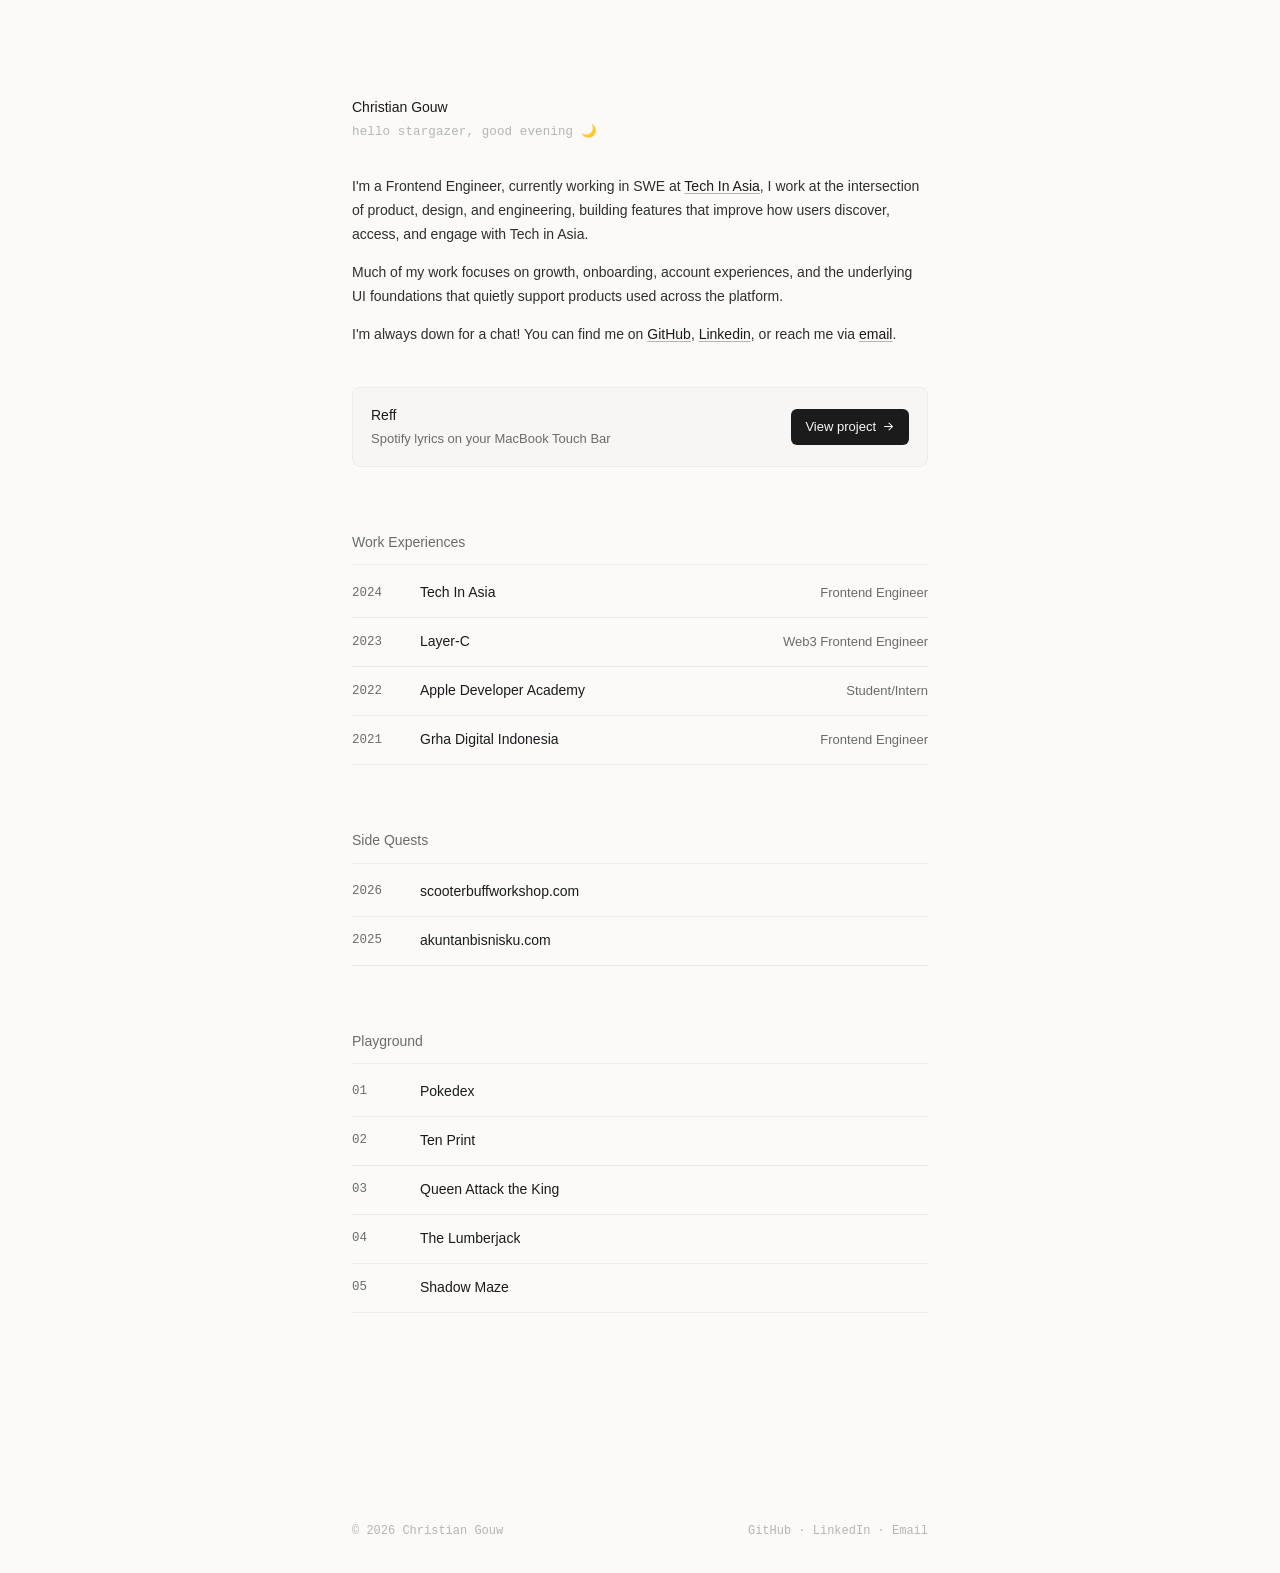
<file: index.html>
<!doctype html>
<html lang="en">
  <head>
    <meta charset="UTF-8" />
    <meta name="viewport" content="width=device-width, initial-scale=1.0" />
    <title>Christian Gouw — Frontend Engineer Portfolio</title>
    <meta
      name="description"
      content="Portfolio of Christian Gouw, a Frontend Engineer at Tech In Asia. Explore his work experience, side projects, and playground experiments."
    />
    <meta name="robots" content="index, follow" />
    <link rel="canonical" href="https://cehaaa.github.io/" />

    <link rel="icon" href="/favicon.ico" sizes="any" />
    <link
      rel="icon"
      type="image/png"
      sizes="32x32"
      href="/assets/images/favicon-32.png"
    />
    <link rel="apple-touch-icon" href="/assets/images/apple-touch-icon.png" />
    <link rel="manifest" href="/site.webmanifest" />
    <meta name="theme-color" content="#fbfaf8" />

    <meta property="og:type" content="website" />
    <meta property="og:url" content="https://cehaaa.github.io/" />
    <meta
      property="og:title"
      content="Christian Gouw — Frontend Engineer Portfolio"
    />
    <meta
      property="og:description"
      content="Portfolio of Christian Gouw, a Frontend Engineer at Tech In Asia. Explore his work experience, side projects, and playground experiments."
    />
    <meta
      property="og:image"
      content="https://cehaaa.github.io/assets/images/og-image.png"
    />
    <meta property="og:image:width" content="1200" />
    <meta property="og:image:height" content="630" />
    <meta name="twitter:card" content="summary_large_image" />
    <meta
      name="twitter:title"
      content="Christian Gouw — Frontend Engineer Portfolio"
    />
    <meta
      name="twitter:description"
      content="Portfolio of Christian Gouw, a Frontend Engineer at Tech In Asia. Explore his work experience, side projects, and playground experiments."
    />
    <meta
      name="twitter:image"
      content="https://cehaaa.github.io/assets/images/og-image.png"
    />

    <link rel="preconnect" href="https://api.fontshare.com" />
    <link rel="preconnect" href="https://fonts.googleapis.com" />
    <link rel="preconnect" href="https://fonts.gstatic.com" crossorigin />
    <link
      rel="preload"
      as="style"
      href="https://api.fontshare.com/v2/css?f[]=switzer@400,500,600&display=swap"
    />
    <link
      rel="preload"
      as="style"
      href="https://fonts.googleapis.com/css2?family=JetBrains+Mono:wght@400;500&display=swap"
    />
    <noscript>
      <link
        rel="stylesheet"
        href="https://api.fontshare.com/v2/css?f[]=switzer@400,500,600&display=swap"
      />
      <link
        rel="stylesheet"
        href="https://fonts.googleapis.com/css2?family=JetBrains+Mono:wght@400;500&display=swap"
      />
    </noscript>
    <link rel="stylesheet" href="assets/css/style.css" />

    <!-- google tag (ga.js) -->
    <script
      async
      src="https://www.googletagmanager.com/gtag/js?id=G-DT6Z4EZ3HE"
    ></script>
    <script src="./assets/js/ga.js" defer></script>
  </head>
  <body>
    <main>
      <div class="fade-in">
        <header>
          <div class="container intro">
            <h1 class="name">Christian Gouw</h1>
            <p class="updated" id="greeting"></p>
          </div>
        </header>

        <section>
          <div class="container bio">
            <p>
              I'm a Frontend Engineer, currently working in SWE at
              <a
                href="https://techinasia.com"
                target="_blank"
                rel="noopener noreferrer"
                >Tech In Asia</a
              >, I work at the intersection of product, design, and engineering,
              building features that improve how users discover, access, and
              engage with Tech in Asia.
            </p>
            <p>
              Much of my work focuses on growth, onboarding, account
              experiences, and the underlying UI foundations that quietly
              support products used across the platform.
            </p>
            <p>
              I'm always down for a chat! You can find me on
              <a
                href="https://github.com/cehaaa"
                target="_blank"
                rel="noopener noreferrer"
                >GitHub</a
              >,
              <a
                href="https://linkedin.com/in/christianchristiann"
                target="_blank"
                rel="noopener noreferrer"
                >Linkedin</a
              >, or reach me via
              <a href="mailto:christiangouw168@gmail.com">email</a>.
            </p>
          </div>
        </section>

        <section>
          <div class="container">
            <a class="app-card" href="reff/index.html">
              <span class="app-card-body">
                <span class="app-card-title">Reff</span>
                <span class="app-card-desc"
                  >Spotify lyrics on your MacBook Touch Bar</span
                >
              </span>
              <span class="app-card-cta">
                View project
                <svg
                  xmlns="http://www.w3.org/2000/svg"
                  viewBox="0 0 20 20"
                  fill="currentColor"
                  aria-hidden="true"
                >
                  <path
                    fill-rule="evenodd"
                    d="M3 10a.75.75 0 0 1 .75-.75h10.638L10.23 5.29a.75.75 0 1 1 1.04-1.08l5.5 5.25a.75.75 0 0 1 0 1.08l-5.5 5.25a.75.75 0 1 1-1.04-1.08l4.158-3.96H3.75A.75.75 0 0 1 3 10Z"
                    clip-rule="evenodd"
                  />
                </svg>
              </span>
            </a>
          </div>
        </section>

        <section id="experience">
          <div class="container list-section">
            <header class="list-header">
              <h2>Work Experiences</h2>
            </header>

            <ul class="entry-list entry-list-group">
              <li class="entry">
                <div class="entry-wrapper">
                  <span class="entry-meta">2024</span>
                  <span class="entry-main">
                    <span class="entry-label">Tech In Asia</span>
                  </span>
                  <span class="entry-detail">Frontend Engineer</span>
                </div>
              </li>
              <li class="entry">
                <div class="entry-wrapper">
                  <span class="entry-meta">2023</span>
                  <span class="entry-main">
                    <span class="entry-label">Layer-C</span>
                  </span>
                  <span class="entry-detail">Web3 Frontend Engineer</span>
                </div>
              </li>
              <li class="entry">
                <div class="entry-wrapper">
                  <span class="entry-meta">2022</span>
                  <span class="entry-main">
                    <span class="entry-label">Apple Developer Academy</span>
                  </span>
                  <span class="entry-detail">Student/Intern</span>
                </div>
              </li>
              <li class="entry">
                <div class="entry-wrapper">
                  <span class="entry-meta">2021</span>
                  <span class="entry-main">
                    <span class="entry-label">Grha Digital Indonesia</span>
                  </span>
                  <span class="entry-detail">Frontend Engineer</span>
                </div>
              </li>
            </ul>
          </div>
        </section>

        <section id="side-quests">
          <div class="container list-section">
            <header class="list-header">
              <h2>Side Quests</h2>
            </header>

            <ul class="entry-list entry-list-group">
              <li class="entry">
                <a
                  href="https://scooterbuffworkshop.com"
                  class="entry-wrapper"
                  target="_blank"
                  rel="noopener noreferrer"
                >
                  <span class="entry-meta">2026</span>
                  <span class="entry-main">
                    <span class="entry-label">scooterbuffworkshop.com</span>
                  </span>
                  <span class="entry-detail">
                    <svg
                      xmlns="http://www.w3.org/2000/svg"
                      viewBox="0 0 20 20"
                      fill="currentColor"
                      class="size-5"
                    >
                      <path
                        fill-rule="evenodd"
                        d="M3 10a.75.75 0 0 1 .75-.75h10.638L10.23 5.29a.75.75 0 1 1 1.04-1.08l5.5 5.25a.75.75 0 0 1 0 1.08l-5.5 5.25a.75.75 0 1 1-1.04-1.08l4.158-3.96H3.75A.75.75 0 0 1 3 10Z"
                        clip-rule="evenodd"
                      />
                    </svg>
                  </span>
                </a>
              </li>
              <li class="entry">
                <a
                  href="https://akuntanbisnisku.com"
                  class="entry-wrapper"
                  target="_blank"
                  rel="noopener noreferrer"
                >
                  <span class="entry-meta">2025</span>
                  <span class="entry-main">
                    <span class="entry-label">akuntanbisnisku.com</span>
                  </span>
                  <span class="entry-detail">
                    <svg
                      xmlns="http://www.w3.org/2000/svg"
                      viewBox="0 0 20 20"
                      fill="currentColor"
                      class="size-5"
                    >
                      <path
                        fill-rule="evenodd"
                        d="M3 10a.75.75 0 0 1 .75-.75h10.638L10.23 5.29a.75.75 0 1 1 1.04-1.08l5.5 5.25a.75.75 0 0 1 0 1.08l-5.5 5.25a.75.75 0 1 1-1.04-1.08l4.158-3.96H3.75A.75.75 0 0 1 3 10Z"
                        clip-rule="evenodd"
                      />
                    </svg>
                  </span>
                </a>
              </li>
            </ul>
          </div>
        </section>

        <section id="playground">
          <div class="container list-section">
            <header class="list-header">
              <h2>Playground</h2>
            </header>

            <ul class="entry-list entry-list-group">
              <li class="entry">
                <a
                  href="https://pokedex-mu-hazel.vercel.app/"
                  class="entry-wrapper"
                  target="_blank"
                  rel="noopener noreferrer"
                >
                  <span class="entry-meta">01</span>
                  <span class="entry-main">
                    <span class="entry-label">Pokedex</span>
                  </span>
                  <span class="entry-detail">
                    <svg
                      xmlns="http://www.w3.org/2000/svg"
                      viewBox="0 0 20 20"
                      fill="currentColor"
                      class="size-5"
                    >
                      <path
                        fill-rule="evenodd"
                        d="M3 10a.75.75 0 0 1 .75-.75h10.638L10.23 5.29a.75.75 0 1 1 1.04-1.08l5.5 5.25a.75.75 0 0 1 0 1.08l-5.5 5.25a.75.75 0 1 1-1.04-1.08l4.158-3.96H3.75A.75.75 0 0 1 3 10Z"
                        clip-rule="evenodd"
                      />
                    </svg>
                  </span>
                </a>
              </li>
              <li class="entry">
                <a
                  href="https://ten-print.vercel.app/"
                  class="entry-wrapper"
                  target="_blank"
                  rel="noopener noreferrer"
                >
                  <span class="entry-meta">02</span>
                  <span class="entry-main">
                    <span class="entry-label">Ten Print</span>
                  </span>
                  <span class="entry-detail">
                    <svg
                      xmlns="http://www.w3.org/2000/svg"
                      viewBox="0 0 20 20"
                      fill="currentColor"
                      class="size-5"
                    >
                      <path
                        fill-rule="evenodd"
                        d="M3 10a.75.75 0 0 1 .75-.75h10.638L10.23 5.29a.75.75 0 1 1 1.04-1.08l5.5 5.25a.75.75 0 0 1 0 1.08l-5.5 5.25a.75.75 0 1 1-1.04-1.08l4.158-3.96H3.75A.75.75 0 0 1 3 10Z"
                        clip-rule="evenodd"
                      />
                    </svg>
                  </span>
                </a>
              </li>
              <li class="entry">
                <a
                  href="https://queen-attack-the-king.vercel.app/"
                  class="entry-wrapper"
                  target="_blank"
                  rel="noopener noreferrer"
                >
                  <span class="entry-meta">03</span>
                  <span class="entry-main">
                    <span class="entry-label">Queen Attack the King</span>
                  </span>
                  <span class="entry-detail">
                    <svg
                      xmlns="http://www.w3.org/2000/svg"
                      viewBox="0 0 20 20"
                      fill="currentColor"
                      class="size-5"
                    >
                      <path
                        fill-rule="evenodd"
                        d="M3 10a.75.75 0 0 1 .75-.75h10.638L10.23 5.29a.75.75 0 1 1 1.04-1.08l5.5 5.25a.75.75 0 0 1 0 1.08l-5.5 5.25a.75.75 0 1 1-1.04-1.08l4.158-3.96H3.75A.75.75 0 0 1 3 10Z"
                        clip-rule="evenodd"
                      />
                    </svg>
                  </span>
                </a>
              </li>
              <li class="entry">
                <a
                  href="https://the-lumberjack.vercel.app/"
                  class="entry-wrapper"
                  target="_blank"
                  rel="noopener noreferrer"
                >
                  <span class="entry-meta">04</span>
                  <span class="entry-main">
                    <span class="entry-label">The Lumberjack</span>
                  </span>
                  <span class="entry-detail">
                    <svg
                      xmlns="http://www.w3.org/2000/svg"
                      viewBox="0 0 20 20"
                      fill="currentColor"
                      class="size-5"
                    >
                      <path
                        fill-rule="evenodd"
                        d="M3 10a.75.75 0 0 1 .75-.75h10.638L10.23 5.29a.75.75 0 1 1 1.04-1.08l5.5 5.25a.75.75 0 0 1 0 1.08l-5.5 5.25a.75.75 0 1 1-1.04-1.08l4.158-3.96H3.75A.75.75 0 0 1 3 10Z"
                        clip-rule="evenodd"
                      />
                    </svg>
                  </span>
                </a>
              </li>
              <li class="entry">
                <a
                  href="https://shadow-maze.vercel.app/"
                  class="entry-wrapper"
                  target="_blank"
                  rel="noopener noreferrer"
                >
                  <span class="entry-meta">05</span>
                  <span class="entry-main">
                    <span class="entry-label">Shadow Maze</span>
                  </span>
                  <span class="entry-detail">
                    <svg
                      xmlns="http://www.w3.org/2000/svg"
                      viewBox="0 0 20 20"
                      fill="currentColor"
                      class="size-5"
                    >
                      <path
                        fill-rule="evenodd"
                        d="M3 10a.75.75 0 0 1 .75-.75h10.638L10.23 5.29a.75.75 0 1 1 1.04-1.08l5.5 5.25a.75.75 0 0 1 0 1.08l-5.5 5.25a.75.75 0 1 1-1.04-1.08l4.158-3.96H3.75A.75.75 0 0 1 3 10Z"
                        clip-rule="evenodd"
                      />
                    </svg>
                  </span>
                </a>
              </li>
            </ul>
          </div>
        </section>
      </div>
    </main>

    <footer class="site-footer">
      <div class="container">
        <span>&copy; 2026 Christian Gouw</span>
        <span
          ><a
            href="https://github.com/cehaaa"
            target="_blank"
            rel="noopener noreferrer"
            >GitHub</a
          >
          &middot;
          <a
            href="https://linkedin.com/in/christianchristiann"
            target="_blank"
            rel="noopener noreferrer"
            >LinkedIn</a
          >
          &middot;
          <a href="mailto:christiangouw168@gmail.com">Email</a></span
        >
      </div>
    </footer>

    <script src="./assets/js/schema.js"></script>
    <script src="./assets/js/index.js"></script>
  </body>
</html>
</file>
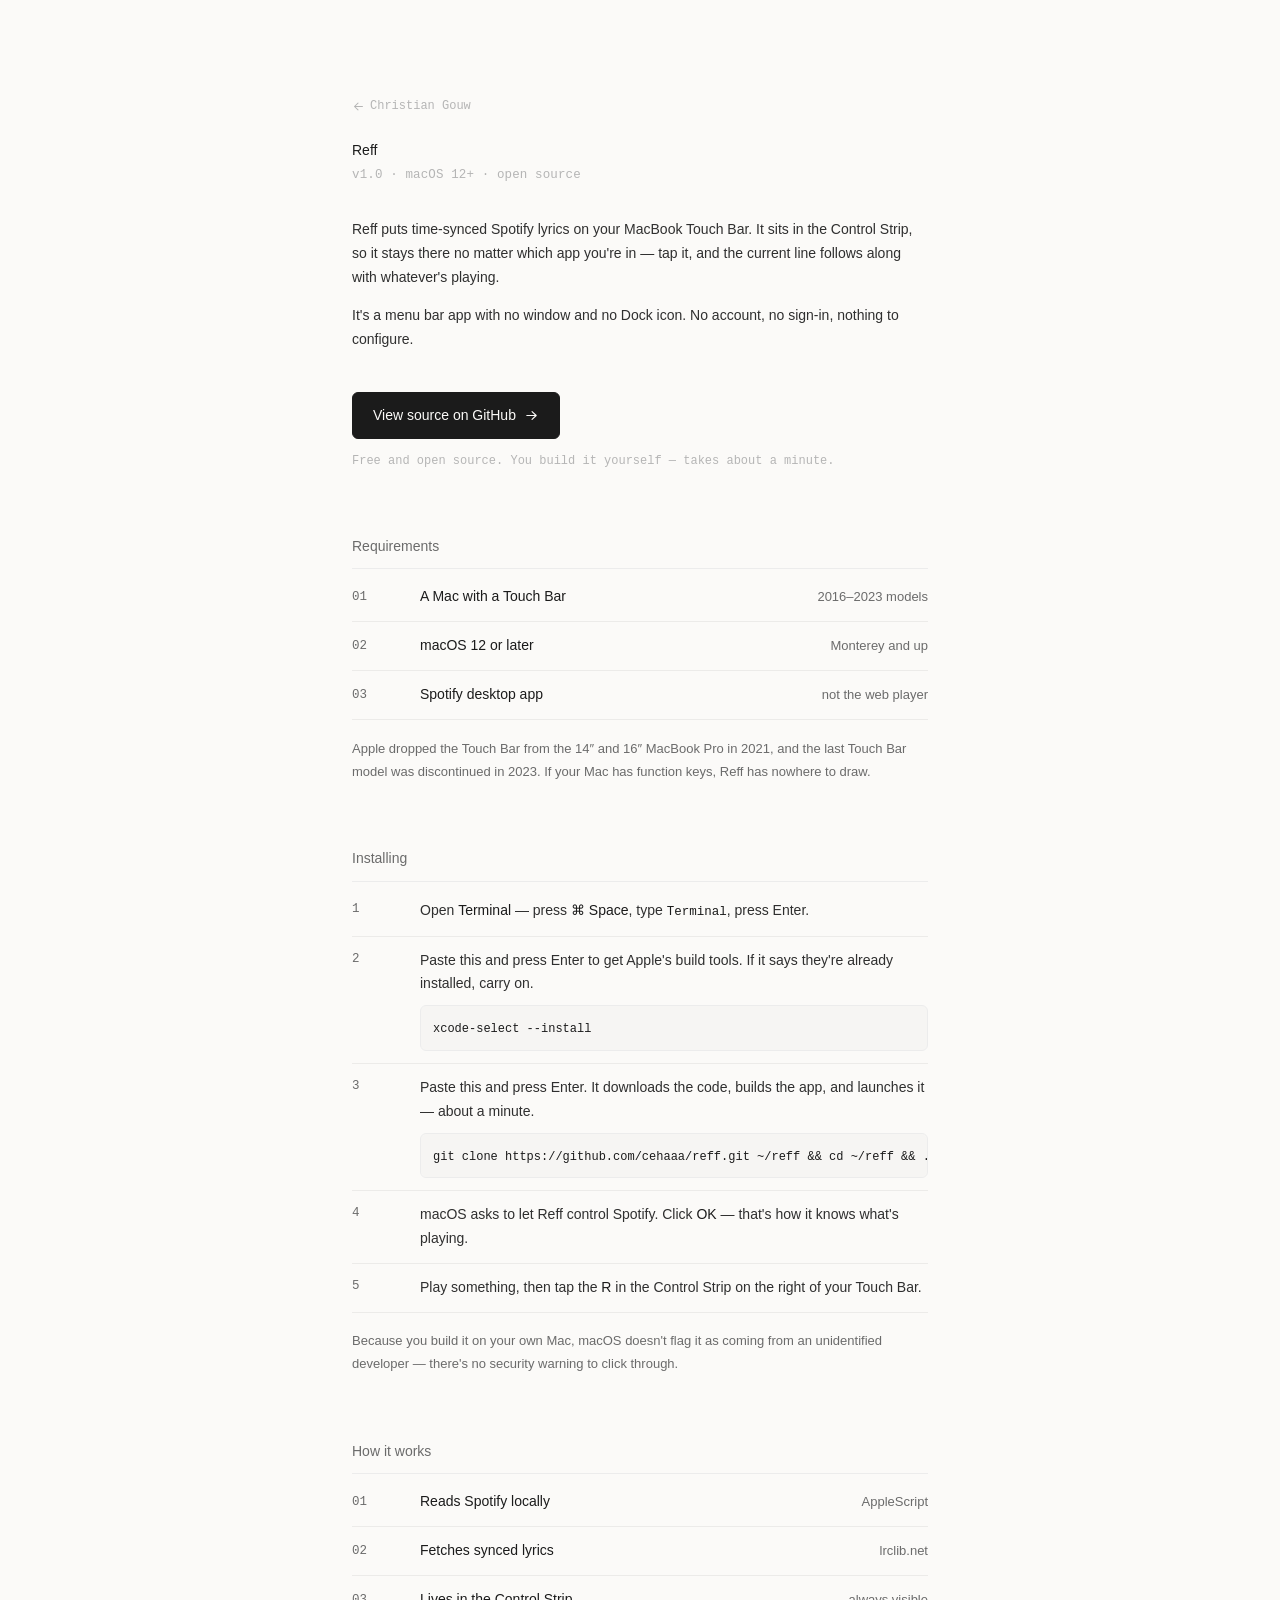
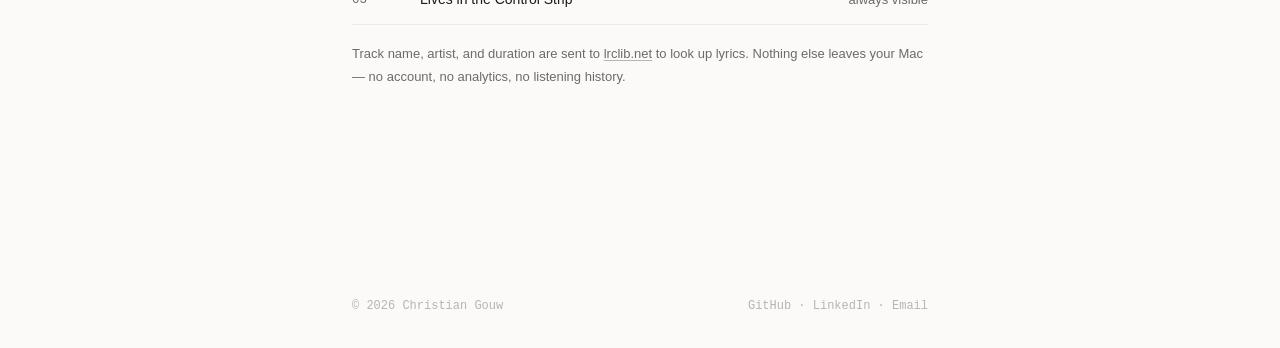
<file: reff/index.html>
<!doctype html>
<html lang="en">
  <head>
    <meta charset="UTF-8" />
    <meta name="viewport" content="width=device-width, initial-scale=1.0" />
    <title>Reff — Spotify lyrics on your MacBook Touch Bar</title>
    <meta
      name="description"
      content="Reff is a tiny macOS menu bar app that shows time-synced Spotify lyrics on your MacBook Touch Bar. Free download, no account needed."
    />
    <meta name="robots" content="index, follow" />
    <link rel="canonical" href="https://cehaaa.github.io/reff/" />

    <link rel="icon" href="../favicon.ico" sizes="any" />
    <link
      rel="icon"
      type="image/png"
      sizes="32x32"
      href="../assets/images/favicon-32.png"
    />
    <link rel="apple-touch-icon" href="../assets/images/apple-touch-icon.png" />
    <link rel="manifest" href="../site.webmanifest" />
    <meta name="theme-color" content="#fbfaf8" />

    <meta property="og:type" content="website" />
    <meta property="og:url" content="https://cehaaa.github.io/reff/" />
    <meta
      property="og:title"
      content="Reff — Spotify lyrics on your MacBook Touch Bar"
    />
    <meta
      property="og:description"
      content="A tiny macOS menu bar app that shows time-synced Spotify lyrics on your MacBook Touch Bar."
    />
    <meta
      property="og:image"
      content="https://cehaaa.github.io/assets/images/og-image.png"
    />
    <meta property="og:image:width" content="1200" />
    <meta property="og:image:height" content="630" />
    <meta name="twitter:card" content="summary_large_image" />
    <meta
      name="twitter:title"
      content="Reff — Spotify lyrics on your MacBook Touch Bar"
    />
    <meta
      name="twitter:description"
      content="A tiny macOS menu bar app that shows time-synced Spotify lyrics on your MacBook Touch Bar."
    />
    <meta
      name="twitter:image"
      content="https://cehaaa.github.io/assets/images/og-image.png"
    />

    <link rel="preconnect" href="https://api.fontshare.com" />
    <link rel="preconnect" href="https://fonts.googleapis.com" />
    <link rel="preconnect" href="https://fonts.gstatic.com" crossorigin />
    <link
      rel="preload"
      as="style"
      href="https://api.fontshare.com/v2/css?f[]=switzer@400,500,600&display=swap"
    />
    <link
      rel="preload"
      as="style"
      href="https://fonts.googleapis.com/css2?family=JetBrains+Mono:wght@400;500&display=swap"
    />
    <noscript>
      <link
        rel="stylesheet"
        href="https://api.fontshare.com/v2/css?f[]=switzer@400,500,600&display=swap"
      />
      <link
        rel="stylesheet"
        href="https://fonts.googleapis.com/css2?family=JetBrains+Mono:wght@400;500&display=swap"
      />
    </noscript>
    <link rel="stylesheet" href="../assets/css/style.css" />
    <link rel="stylesheet" href="../assets/css/reff.css" />

    <!-- google tag (ga.js) -->
    <script
      async
      src="https://www.googletagmanager.com/gtag/js?id=G-DT6Z4EZ3HE"
    ></script>
    <script src="../assets/js/ga.js" defer></script>
  </head>
  <body>
    <main>
      <div class="fade-in">
        <header>
          <div class="container intro">
            <a class="back-link" href="../index.html">
              <svg viewBox="0 0 20 20" fill="currentColor" aria-hidden="true">
                <path
                  fill-rule="evenodd"
                  d="M17 10a.75.75 0 0 1-.75.75H5.612l4.158 3.96a.75.75 0 1 1-1.04 1.08l-5.5-5.25a.75.75 0 0 1 0-1.08l5.5-5.25a.75.75 0 1 1 1.04 1.08L5.612 9.25H16.25A.75.75 0 0 1 17 10Z"
                  clip-rule="evenodd"
                />
              </svg>
              Christian Gouw
            </a>
            <h1 class="name">Reff</h1>
            <p class="updated">v1.0 &middot; macOS 12+ &middot; open source</p>
          </div>
        </header>

        <section>
          <div class="container bio">
            <p>
              Reff puts time-synced Spotify lyrics on your MacBook Touch Bar. It
              sits in the Control Strip, so it stays there no matter which app
              you're in &mdash; tap it, and the current line follows along with
              whatever's playing.
            </p>
            <p>
              It's a menu bar app with no window and no Dock icon. No account,
              no sign-in, nothing to configure.
            </p>
          </div>
        </section>

        <section>
          <div class="container">
            <div class="download">
              <a
                class="download-button"
                href="https://github.com/cehaaa/reff"
                target="_blank"
                rel="noopener noreferrer"
              >
                View source on GitHub
                <svg viewBox="0 0 20 20" fill="currentColor" aria-hidden="true">
                  <path
                    fill-rule="evenodd"
                    d="M3 10a.75.75 0 0 1 .75-.75h10.638L10.23 5.29a.75.75 0 1 1 1.04-1.08l5.5 5.25a.75.75 0 0 1 0 1.08l-5.5 5.25a.75.75 0 1 1-1.04-1.08l4.158-3.96H3.75A.75.75 0 0 1 3 10Z"
                    clip-rule="evenodd"
                  />
                </svg>
              </a>
              <p class="download-note">
                Free and open source. You build it yourself &mdash; takes about a
                minute.
              </p>
            </div>
          </div>
        </section>

        <section>
          <div class="container list-section">
            <header class="list-header">
              <h2>Requirements</h2>
            </header>

            <ul class="entry-list entry-list-group entry-list-wrap">
              <li class="entry">
                <div class="entry-wrapper">
                  <span class="entry-meta">01</span>
                  <span class="entry-main">
                    <span class="entry-label">A Mac with a Touch Bar</span>
                  </span>
                  <span class="entry-detail">2016&ndash;2023 models</span>
                </div>
              </li>
              <li class="entry">
                <div class="entry-wrapper">
                  <span class="entry-meta">02</span>
                  <span class="entry-main">
                    <span class="entry-label">macOS 12 or later</span>
                  </span>
                  <span class="entry-detail">Monterey and up</span>
                </div>
              </li>
              <li class="entry">
                <div class="entry-wrapper">
                  <span class="entry-meta">03</span>
                  <span class="entry-main">
                    <span class="entry-label">Spotify desktop app</span>
                  </span>
                  <span class="entry-detail">not the web player</span>
                </div>
              </li>
            </ul>

            <p class="section-note">
              Apple dropped the Touch Bar from the 14&Prime; and 16&Prime;
              MacBook Pro in 2021, and the last Touch Bar model was discontinued
              in 2023. If your Mac has function keys, Reff has nowhere to draw.
            </p>
          </div>
        </section>

        <section>
          <div class="container list-section">
            <header class="list-header">
              <h2>Installing</h2>
            </header>

            <ol class="steps">
              <li>
                <span class="step-num">1</span>
                <span class="step-body">
                  Open <strong>Terminal</strong> &mdash; press
                  <strong>&#8984; Space</strong>, type
                  <code>Terminal</code>, press Enter.
                </span>
              </li>
              <li>
                <span class="step-num">2</span>
                <span class="step-body">
                  Paste this and press Enter to get Apple's build tools. If it
                  says they're already installed, carry on.
                  <span class="step-code"
                    ><code>xcode-select --install</code></span
                  >
                </span>
              </li>
              <li>
                <span class="step-num">3</span>
                <span class="step-body">
                  Paste this and press Enter. It downloads the code, builds the
                  app, and launches it &mdash; about a minute.
                  <!-- prettier-ignore -->
                  <span class="step-code"><code>git clone https://github.com/cehaaa/reff.git ~/reff &amp;&amp; cd ~/reff &amp;&amp; ./scripts/build-app.sh &amp;&amp; cp -R dist/Reff.app /Applications/ &amp;&amp; open /Applications/Reff.app</code></span>
                </span>
              </li>
              <li>
                <span class="step-num">4</span>
                <span class="step-body">
                  macOS asks to let Reff control Spotify. Click
                  <strong>OK</strong> &mdash; that's how it knows what's playing.
                </span>
              </li>
              <li>
                <span class="step-num">5</span>
                <span class="step-body">
                  Play something, then tap the <strong>R</strong> in the Control
                  Strip on the right of your Touch Bar.
                </span>
              </li>
            </ol>

            <p class="section-note">
              Because you build it on your own Mac, macOS doesn't flag it as
              coming from an unidentified developer &mdash; there's no security
              warning to click through.
            </p>
          </div>
        </section>

        <section>
          <div class="container list-section">
            <header class="list-header">
              <h2>How it works</h2>
            </header>

            <ul class="entry-list entry-list-group entry-list-wrap">
              <li class="entry">
                <div class="entry-wrapper">
                  <span class="entry-meta">01</span>
                  <span class="entry-main">
                    <span class="entry-label">Reads Spotify locally</span>
                  </span>
                  <span class="entry-detail">AppleScript</span>
                </div>
              </li>
              <li class="entry">
                <div class="entry-wrapper">
                  <span class="entry-meta">02</span>
                  <span class="entry-main">
                    <span class="entry-label">Fetches synced lyrics</span>
                  </span>
                  <span class="entry-detail">lrclib.net</span>
                </div>
              </li>
              <li class="entry">
                <div class="entry-wrapper">
                  <span class="entry-meta">03</span>
                  <span class="entry-main">
                    <span class="entry-label">Lives in the Control Strip</span>
                  </span>
                  <span class="entry-detail">always visible</span>
                </div>
              </li>
            </ul>

            <p class="section-note">
              Track name, artist, and duration are sent to
              <a
                href="https://lrclib.net"
                target="_blank"
                rel="noopener noreferrer"
                >lrclib.net</a
              >
              to look up lyrics. Nothing else leaves your Mac &mdash; no
              account, no analytics, no listening history.
            </p>
          </div>
        </section>
      </div>
    </main>

    <footer class="site-footer">
      <div class="container">
        <span>&copy; 2026 Christian Gouw</span>
        <span
          ><a
            href="https://github.com/cehaaa"
            target="_blank"
            rel="noopener noreferrer"
            >GitHub</a
          >
          &middot;
          <a
            href="https://linkedin.com/in/christianchristiann"
            target="_blank"
            rel="noopener noreferrer"
            >LinkedIn</a
          >
          &middot;
          <a href="mailto:christiangouw168@gmail.com">Email</a></span
        >
      </div>
    </footer>

    <script src="../assets/js/reff-schema.js"></script>
  </body>
</html>
</file>
<file: assets/css/style.css>
:root {
  --text-primary: #1b1b1b;
  --text-secondary: #6b6b6b;
  --text-tertiary: #b5b5b5;

  --border-line: #ececec;
  --border-subtle: rgba(0, 0, 0, 0.06);

  --bg-page: #fbfaf8;

  --font-sans:
    "Switzer", -apple-system, BlinkMacSystemFont, "Segoe UI", sans-serif;
  --font-mono:
    "JetBrains Mono", ui-monospace, "SFMono-Regular", Menlo, monospace;

  --ease-out: cubic-bezier(0.215, 0.61, 0.355, 1);
}

* {
  margin: 0;
  padding: 0;
  box-sizing: border-box;
}

html {
  -webkit-font-smoothing: antialiased;
  -moz-osx-font-smoothing: grayscale;
}

body {
  margin: 0;
  background: var(--bg-page);
  color: var(--text-primary);
  font-family: var(--font-sans);
  font-size: 14px;
  line-height: 1.7;
}

.container {
  max-width: 640px;
  margin: 0 auto;
  padding: 0 32px;
}

@media (max-width: 640px) {
  .container {
    padding: 0 20px;
  }
}

.fade-in {
  padding: 6rem 0;
  animation: fadeIn 0.6s var(--ease-out) both;
}

@keyframes fadeIn {
  from {
    opacity: 0;
    transform: translateY(4px);
  }
  to {
    opacity: 1;
    transform: translateY(0);
  }
}

.intro {
  display: flex;
  flex-direction: column;
  gap: 0;
  margin-bottom: 2rem;
}

.name {
  margin: 0;
  font-weight: 500;
  color: var(--text-primary);
  font-size: 1em;
}

.updated {
  margin: 0.15rem 0 0;
  color: var(--text-tertiary);
  font-family: var(--font-mono);
  font-size: 12.5px;
  letter-spacing: 0.01em;
}

.bio {
  display: flex;
  flex-direction: column;
  gap: 0.9rem;
}
.bio p {
  margin: 0;
  color: #2f2f2f;
}
.bio a {
  color: var(--text-primary);
  text-decoration: underline;
  text-decoration-color: var(--text-tertiary);
  text-underline-offset: 2px;
  transition: text-decoration-color 0.15s var(--ease-out);
}
.bio a:hover {
  text-decoration-color: var(--text-primary);
}

.app-card {
  display: flex;
  align-items: center;
  justify-content: space-between;
  gap: 20px;
  margin-top: 2.5rem;
  padding: 16px 18px;
  border: 1px solid var(--border-line);
  border-radius: 8px;
  background: rgba(0, 0, 0, 0.015);
  color: inherit;
  text-decoration: none;
  transition:
    border-color 0.18s var(--ease-out),
    background 0.18s var(--ease-out);
}
.app-card:hover {
  border-color: #dcdcdc;
  background: rgba(0, 0, 0, 0.028);
}
.app-card-body {
  display: flex;
  flex-direction: column;
  min-width: 0;
}
.app-card-title {
  font-weight: 500;
  color: var(--text-primary);
}
.app-card-desc {
  color: var(--text-secondary);
  font-size: 13px;
}
.app-card-cta {
  display: inline-flex;
  align-items: center;
  gap: 6px;
  flex-shrink: 0;
  padding: 7px 14px;
  border-radius: 6px;
  background: var(--text-primary);
  color: var(--bg-page);
  font-size: 13px;
  font-weight: 500;
}
.app-card-cta svg {
  width: 13px;
  height: 13px;
  flex-shrink: 0;
  transform: translateX(0);
  transition: transform 0.2s var(--ease-out);
}
.app-card:hover .app-card-cta svg {
  transform: translateX(2px);
}

@media (max-width: 640px) {
  .app-card {
    align-items: flex-start;
    flex-direction: column;
    gap: 14px;
  }
}

.list-section {
  margin-top: 4rem;
}
.list-header {
  padding-bottom: 0.6rem;
  border-bottom: 1px solid var(--border-line);
  margin-bottom: 0.25rem;
}
.list-header h2 {
  margin: 0;
  font-size: 14px;
  font-weight: 500;
  color: var(--text-secondary);
}

.entry-list {
  list-style: none;
  margin: 0;
  padding: 0;
}
/* Dims only the row's content, not the divider line, so the list keeps its
   full-strength hairlines even while siblings are deemphasized on hover. */
.entry-list-group:hover .entry-wrapper {
  opacity: 0.4;
}
.entry-list-group .entry-wrapper:hover {
  opacity: 1 !important;
}
.entry {
  border-bottom: 1px solid var(--border-subtle);
}
.entry-wrapper {
  display: grid;
  grid-template-columns: 52px 1fr auto;
  align-items: center;
  gap: 16px;
  min-height: 48px;
  padding: 12px 0;
  text-decoration: none;
  color: inherit;
  transition: opacity 0.2s ease-out;
}
.entry-meta {
  font-family: var(--font-mono);
  font-size: 12.5px;
  color: var(--text-secondary);
  font-variant-numeric: tabular-nums;
}
.entry-main {
  position: relative;
  display: flex;
  align-items: center;
  gap: 8px;
  min-width: 0;
}
.entry-label {
  overflow: hidden;
  text-overflow: ellipsis;
  white-space: nowrap;
  color: var(--text-primary);
}
.entry-detail {
  flex-shrink: 0;
  font-size: 13px;
  color: var(--text-secondary);
  text-align: right;
  white-space: nowrap;
}
.entry-detail svg {
  width: 14px;
  height: 14px;
  flex-shrink: 0;
  color: var(--text-secondary);
  opacity: 0;
  transform: translateX(-4px);
  transition:
    transform 0.2s ease-out,
    opacity 0.2s ease-out;
}
.entry-wrapper:hover .entry-detail svg {
  opacity: 1;
  transform: translateX(0);
}

.site-footer {
  margin-top: 5rem;
  padding: 2rem 0;
}
.site-footer .container {
  display: flex;
  flex-wrap: wrap;
  justify-content: space-between;
  gap: 0.5rem;
  color: var(--text-tertiary);
  font-family: var(--font-mono);
  font-size: 12px;
}
.site-footer a {
  color: var(--text-tertiary);
  text-decoration: none;
}
.site-footer a:hover {
  color: var(--text-primary);
}

@media (prefers-reduced-motion: reduce) {
  .fade-in,
  .entry-wrapper,
  .bio a,
  .app-card,
  .app-card-cta svg {
    transition: none !important;
    animation: none !important;
  }
}
</file>
<file: assets/css/reff.css>
.back-link {
  display: inline-flex;
  align-items: center;
  gap: 5px;
  align-self: flex-start;
  margin-bottom: 1.4rem;
  color: var(--text-tertiary);
  text-decoration: none;
  font-family: var(--font-mono);
  font-size: 12px;
  transition: color 0.15s var(--ease-out);
}
.back-link:hover {
  color: var(--text-primary);
}
.back-link svg {
  width: 13px;
  height: 13px;
  flex-shrink: 0;
  transform: translateX(0);
  transition: transform 0.2s var(--ease-out);
}
.back-link:hover svg {
  transform: translateX(-2px);
}

.download {
  margin-top: 2.5rem;
}
.download-button {
  display: inline-flex;
  align-items: center;
  gap: 8px;
  padding: 11px 20px;
  border: 1px solid var(--text-primary);
  border-radius: 6px;
  background: var(--text-primary);
  color: var(--bg-page);
  text-decoration: none;
  font-size: 14px;
  font-weight: 500;
  transition:
    opacity 0.15s var(--ease-out),
    transform 0.15s var(--ease-out);
}
.download-button:hover {
  opacity: 0.86;
}
.download-button:active {
  transform: scale(0.985);
}
.download-button svg {
  width: 15px;
  height: 15px;
  flex-shrink: 0;
}
.download-note {
  margin: 0.7rem 0 0;
  color: var(--text-tertiary);
  font-family: var(--font-mono);
  font-size: 12px;
}

.section-note {
  margin: 1.1rem 0 0;
  color: var(--text-secondary);
  font-size: 13px;
  line-height: 1.75;
}
.section-note a {
  color: var(--text-secondary);
  text-decoration: underline;
  text-decoration-color: var(--text-tertiary);
  text-underline-offset: 2px;
}
.section-note a:hover {
  color: var(--text-primary);
}

.steps {
  list-style: none;
  margin: 0.35rem 0 0;
  padding: 0;
}
.steps li {
  display: grid;
  grid-template-columns: 52px 1fr;
  gap: 16px;
  align-items: start;
  padding: 12px 0;
  border-bottom: 1px solid var(--border-subtle);
}
.step-num {
  font-family: var(--font-mono);
  font-size: 12.5px;
  color: var(--text-secondary);
  font-variant-numeric: tabular-nums;
}
.step-body {
  color: #2f2f2f;
  /* Grid items default to min-width:auto, so a long unwrapped command inside
     .step-code would widen the column and push the page sideways instead of
     scrolling within its own box. */
  min-width: 0;
}
.step-body strong {
  font-weight: 500;
  color: var(--text-primary);
}
.step-body code {
  font-family: var(--font-mono);
  font-size: 12.5px;
  color: var(--text-primary);
}

/* Terminal command inside an install step. nowrap rather than pre, so the
   newlines used to keep the HTML readable collapse to single spaces and the
   command still copies as one line. */
.step-code {
  display: block;
  margin-top: 9px;
  padding: 10px 12px;
  overflow-x: auto;
  border: 1px solid var(--border-line);
  border-radius: 6px;
  background: rgba(0, 0, 0, 0.02);
}
.step-code code {
  font-family: var(--font-mono);
  font-size: 12px;
  color: var(--text-primary);
  white-space: nowrap;
}

.callout {
  margin-top: 1.1rem;
  display: flex;
  flex-direction: column;
  gap: 0.8rem;
}
.callout p {
  margin: 0;
  color: var(--text-secondary);
  font-size: 13px;
  line-height: 1.75;
}
.callout strong {
  font-weight: 500;
  color: var(--text-primary);
}
.callout em {
  font-style: normal;
  color: var(--text-primary);
}
.callout pre {
  margin: 0;
  padding: 12px 14px;
  overflow-x: auto;
  border: 1px solid var(--border-line);
  border-radius: 6px;
  background: rgba(0, 0, 0, 0.015);
}
.callout pre code {
  font-family: var(--font-mono);
  font-size: 12px;
  color: var(--text-primary);
  white-space: pre;
}
.callout-foot a {
  color: var(--text-secondary);
  text-decoration: underline;
  text-decoration-color: var(--text-tertiary);
  text-underline-offset: 2px;
}
.callout-foot a:hover {
  color: var(--text-primary);
}

@media (max-width: 640px) {
  .steps li {
    grid-template-columns: 32px 1fr;
    gap: 12px;
  }

  /* The shared .entry-label truncates with an ellipsis, which suits the short
     labels on the home page but clips these longer ones. Let them wrap and drop
     the trailing detail onto its own line instead. */
  .entry-list-wrap .entry-wrapper {
    grid-template-columns: 32px 1fr;
    gap: 2px 12px;
    align-items: start;
  }
  .entry-list-wrap .entry-label {
    overflow: visible;
    white-space: normal;
  }
  .entry-list-wrap .entry-detail {
    grid-column: 2;
    text-align: left;
    white-space: normal;
    color: var(--text-tertiary);
    font-size: 12px;
  }
}

@media (prefers-reduced-motion: reduce) {
  .back-link,
  .back-link svg,
  .download-button {
    transition: none !important;
  }
}
</file>
